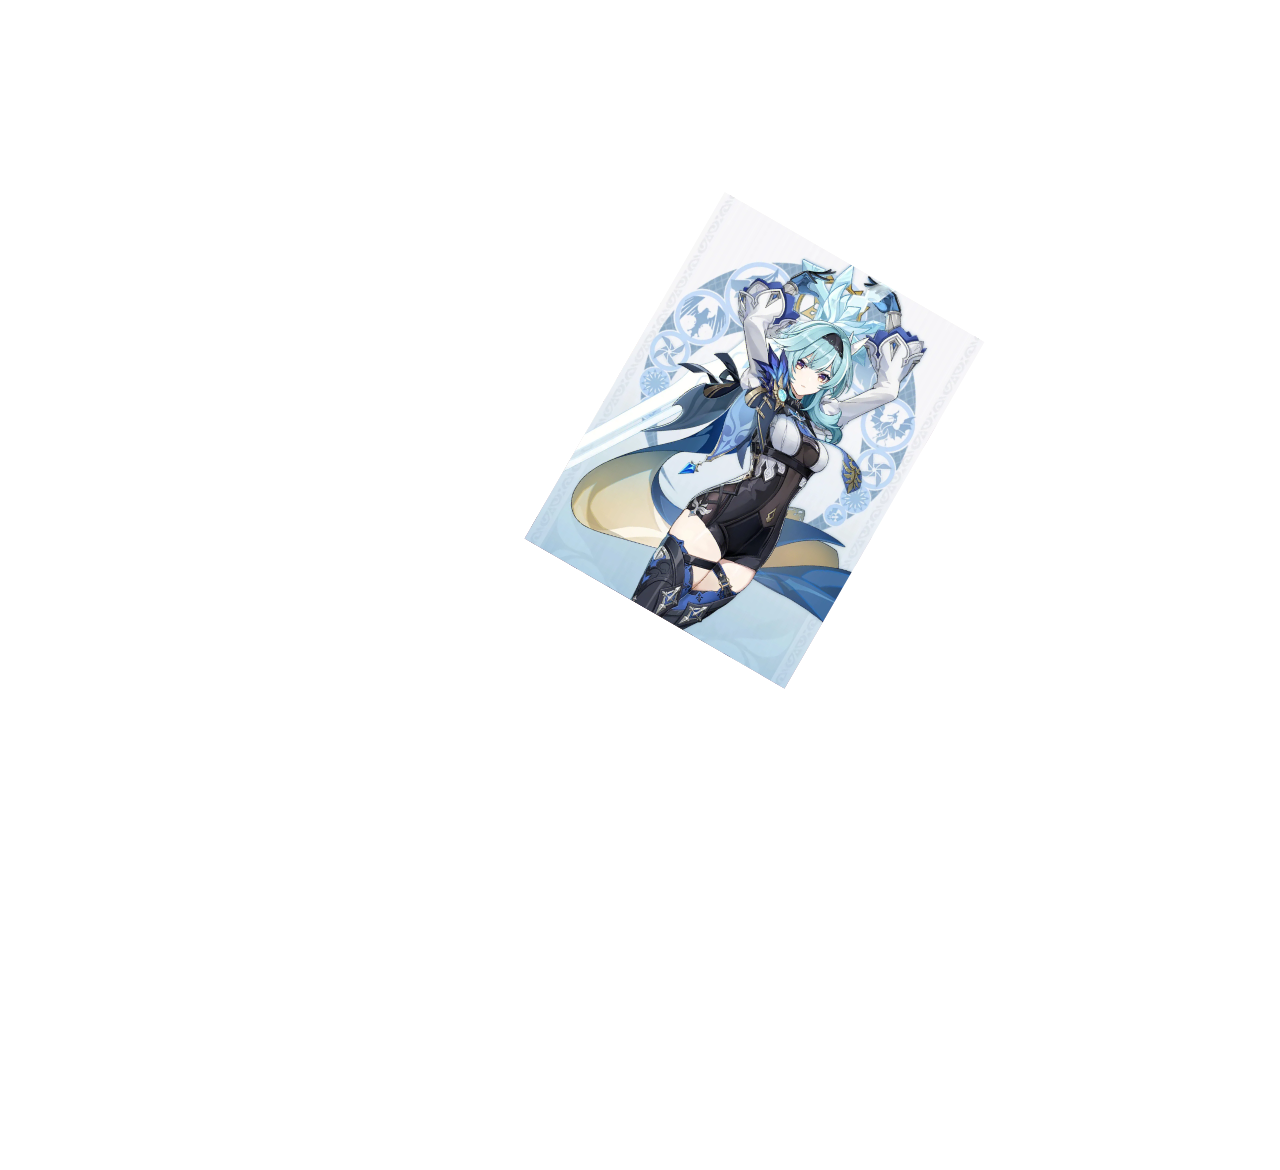
<file: day09任务清单大师/原神扑克牌特效/index.html>
<!DOCTYPE html>
<html lang="en">
  <head>
    <meta charset="UTF-8" />
    <meta name="viewport" content="width=device-width, initial-scale=1.0" />
    <title>Document</title>
    <!-- <style>
      img {
        width: 300px;
      }
    </style> -->
    <link rel="stylesheet" href="./index.css" />
  </head>
  <body>
    <div class="box">
      <img src="./imgs/1.webp" class="one" alt="" />
      <img src="./imgs/2.webp" class="two" alt="" />
      <img src="./imgs/3.webp" class="three" alt="" />
      <img src="./imgs/4.webp" class="four" alt="" />
    </div>
  </body>
</html>
</file>
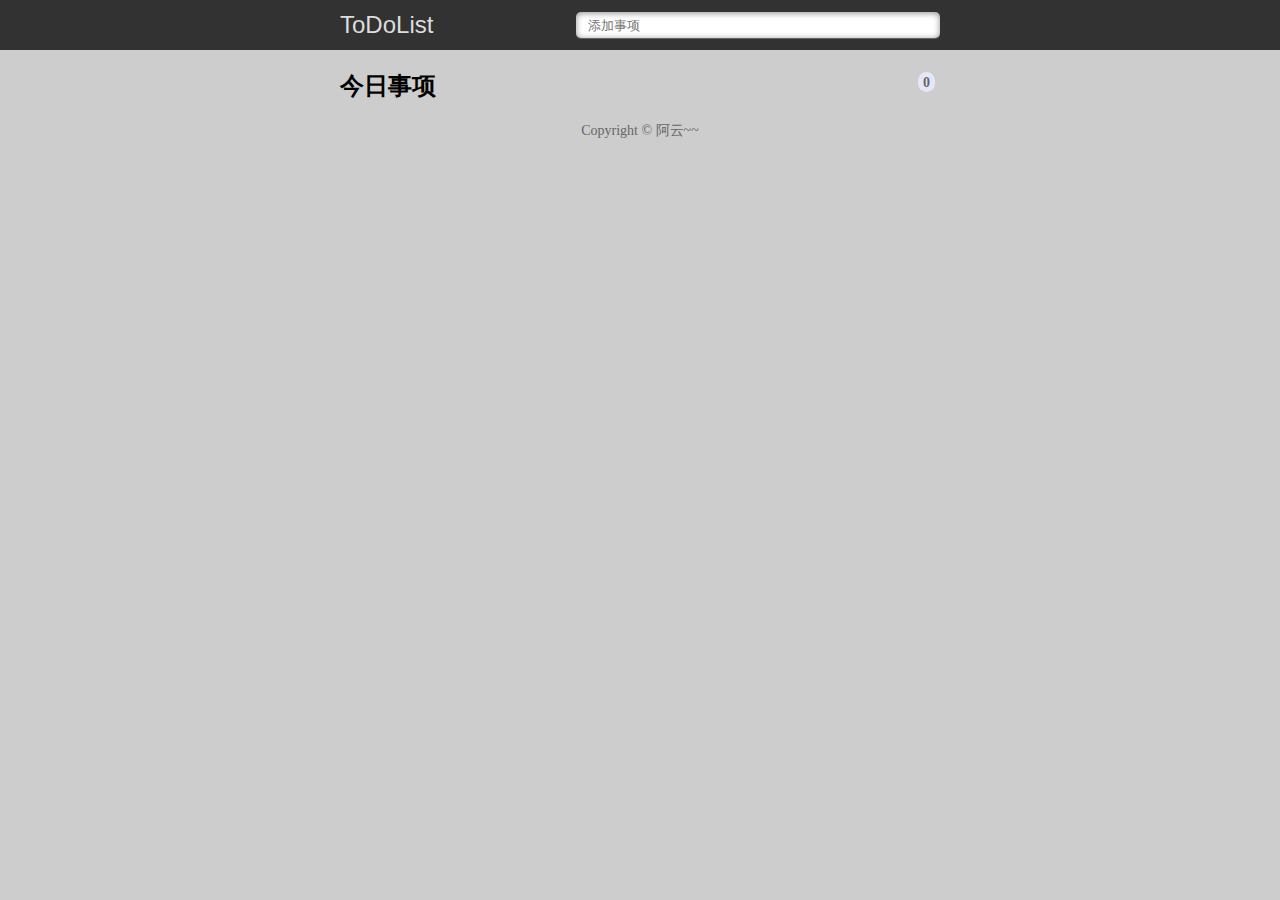
<file: day09任务清单大师/课堂任务清单列表/todolist.html>
﻿<!DOCTYPE html>
<html>
  <head>
    <meta http-equiv="Content-Type" content="text/html; charset=utf-8" />
    <meta
      name="viewport"
      content="width=device-width, initial-scale=1.0, maximum-scale=1.0, user-scalable=no"
    />
    <title>任务管理清单大师—让每项任务都井井有条</title>
    <link rel="stylesheet" href="css/index.css" />
    <link rel="shortcut icon" href="./damotouicon.ico" type="image/x-icon" />
    <style></style>
  </head>

  <body>
    <header>
      <section>
        <label for="title">ToDoList</label>
        <input
          type="text"
          id="title"
          name="title"
          placeholder="添加事项"
          required="required"
          autocomplete="off"
        />
      </section>
    </header>
    <section>
      <h2>今日事项 <span id="todocount">0</span></h2>
      <!-- 有序列表 -->
      <ol id="todolist" class="demo-box">
        <!-- <li>
          <p>1</p>
          <a href="javascript:;" onclick="delet(this)"></a>
        </li>
        <li>
          <p>2</p>
          <a href="javascript:;" onclick="delet(this)"></a>
        </li> -->
      </ol>
    </section>
    <footer>Copyright &copy; 阿云~~</footer>
    <script src="./todolist.js"></script>
  </body>
</html>
</file>
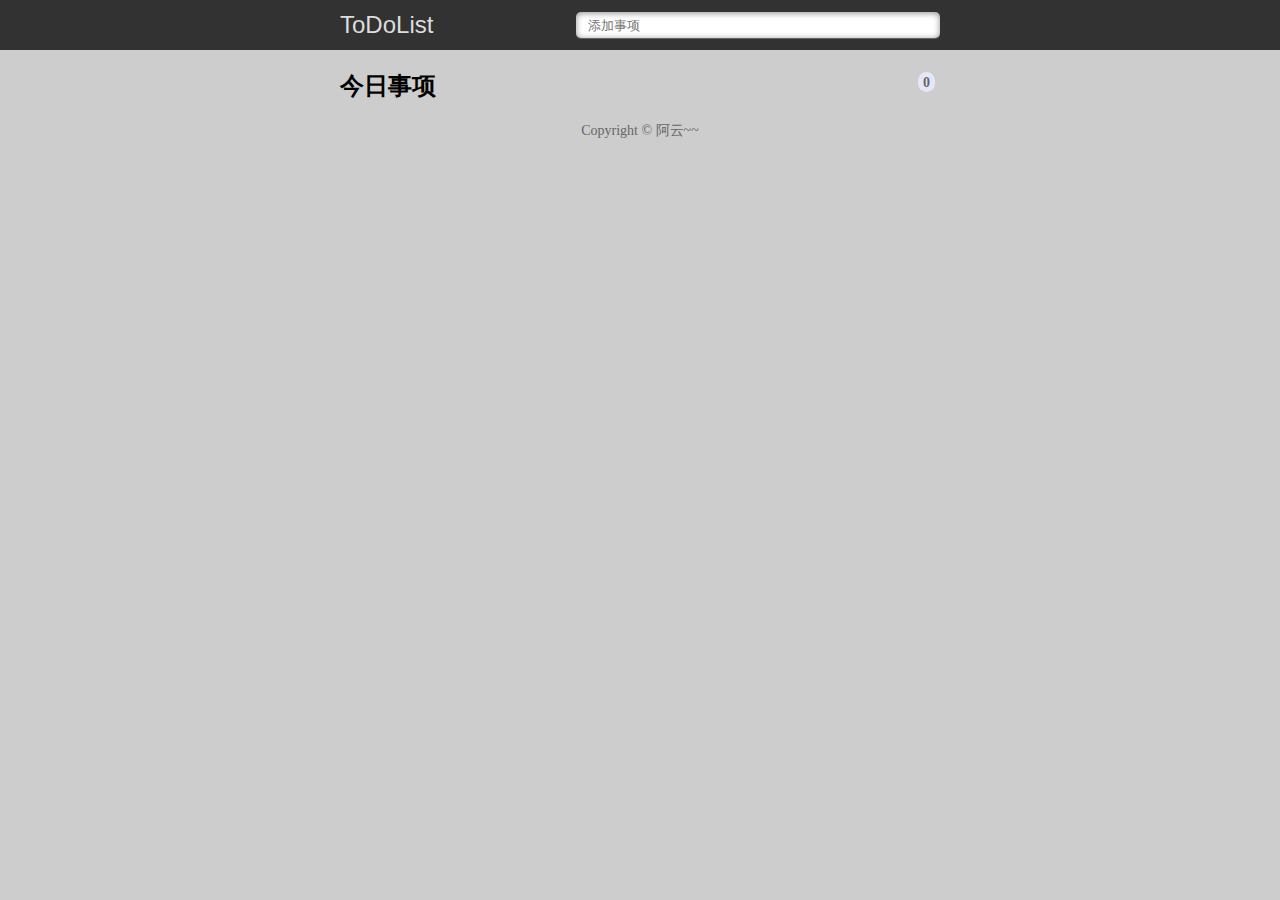
<file: day09任务清单大师/1.todolist任务清单管理大师/2.todolist任务清单管理大师/todolist.html>
﻿<!DOCTYPE html>
<html>
  <head>
    <meta http-equiv="Content-Type" content="text/html; charset=utf-8" />
    <meta
      name="viewport"
      content="width=device-width, initial-scale=1.0, maximum-scale=1.0, user-scalable=no"
    />
    <title>任务管理清单大师—让每项任务都井井有条</title>
    <link rel="stylesheet" href="css/index.css" />
    <link rel="shortcut icon" href="./damotouicon.ico" type="image/x-icon" />
    <style></style>
  </head>

  <body>
    <header>
      <section>
        <label for="title">ToDoList</label>
        <input
          type="text"
          id="title"
          name="title"
          placeholder="添加事项"
          required="required"
          autocomplete="off"
        />
      </section>
    </header>
    <section>
      <h2>今日事项 <span id="todocount">0</span></h2>
      <!-- 有序列表 -->
      <ol id="todolist" class="demo-box">
        <!-- <li>
          <p>1</p>
          <a href="javascript:;" onclick="delet(this)"></a>
        </li>
        <li>
          <p>2</p>
          <a href="javascript:;" onclick="delet(this)"></a>
        </li> -->
      </ol>
    </section>
    <footer>Copyright &copy; 阿云~~</footer>

    <script src="./todolist.js"></script>
  </body>
</html>
</file>
<file: day09任务清单大师/原神扑克牌特效/index.css>
.box {
  /* 相对定位 */
  position: relative;
  left: 50%;
  top: 500px;
  transform: rotate(30deg);
}

img {
  width: 300px;
  /* 绝对定位 */
  position: absolute;
  /* 旋转的中心点 */
  transform-origin: right bottom;
  /* 加上过渡 */
  transition: all 1s;
}

.box:hover .one {
  /* 鼠标悬停的时候样式发生更改，第一三四张发生角度的变化,而第二张保持不变 */
  transform: rotate(-30deg);
}
.box:hover .three {
  /* 鼠标悬停的时候样式发生更改，第一三四张发生角度的变化,而第二张保持不变 */
  transform: rotate(30deg);
}
.box:hover .four {
  /* 鼠标悬停的时候样式发生更改，第一三四张发生角度的变化,而第二张保持不变 */
  transform: rotate(60deg);
}
</file>
<file: day09任务清单大师/课堂任务清单列表/css/index.css>
body {
  margin: 0;
  padding: 0;
  font-size: 16px;
  background: #cdcdcd;
}

header {
  height: 50px;
  background: rgba(47, 47, 47, 0.98);
}

section {
  margin: 0 auto;
}

label {
  float: left;
  width: 100px;
  line-height: 50px;
  color: #ddd;
  font-size: 24px;
  cursor: pointer;
  font-family: "Helvetica Neue", Helvetica, Arial, sans-serif;
}

header input {
  float: right;
  width: 60%;
  height: 24px;
  margin-top: 12px;
  text-indent: 10px;
  border-radius: 5px;
  box-shadow: 0 1px 0 rgba(255, 255, 255, 0.24),
    0 1px 6px rgba(0, 0, 0, 0.45) inset;
  border: none;
}

input:focus {
  outline-width: 0;
}

h2 {
  position: relative;
}

span {
  position: absolute;
  top: 2px;
  right: 5px;
  display: inline-block;
  padding: 0 5px;
  height: 20px;
  border-radius: 20px;
  background: #e6e6fa;
  line-height: 22px;
  text-align: center;
  color: #666;
  font-size: 14px;
}

ol,
ul {
  padding: 0;
  list-style: none;
}

li input {
  position: absolute;
  top: 2px;
  left: 10px;
  width: 22px;
  height: 22px;
  cursor: pointer;
}

p {
  margin: 0;
  height: 100%;
  line-height: 45px;
}

li p input {
  top: 3px;
  left: 40px;
  width: 70%;
  height: 20px;
  line-height: 14px;
  text-indent: 5px;
  font-size: 14px;
}

li {
  height: 45px;
  min-height: 32px;
  line-height: 32px;
  background: #fff;
  margin-bottom: 10px;
  padding: 0 20px;
  border-radius: 5px;
  border-left: 5px solid #629a9c;
  box-shadow: 0 1px 2px rgba(0, 0, 0, 0.07);
  position: relative;
  top: 0;
  transition: all 0.3s;
}
li:hover {
  box-shadow: 0 15px 30px rgba(0, 0, 0, 0.1);
  top: -2px;
}
ol li {
  cursor: pointer;
}

ul li {
  border-left: 5px solid #999;
  opacity: 0.5;
}

li a {
  position: absolute;
  top: 10px;
  right: 5px;
  display: inline-block;
  width: 14px;
  height: 12px;
  border-radius: 14px;
  border: 6px double #fff;
  background: #ccc;
  line-height: 14px;
  text-align: center;
  color: #fff;
  font-weight: bold;
  font-size: 14px;
  cursor: pointer;
}

footer {
  color: #666;
  font-size: 14px;
  text-align: center;
}

footer a {
  color: #666;
  text-decoration: none;
  color: #999;
}

@media screen and (max-device-width: 620px) {
  section {
    width: 96%;
    padding: 0 2%;
  }
}

@media screen and (min-width: 620px) {
  section {
    width: 600px;
    padding: 0 10px;
  }
}

/* 添加一些样式以支持编辑状态 */
.edit-mode {
  width: 80%;
  display: none;
  border: none;
  /* margin-top: -px; */
  color: #2b2b2b;
  height: 90%;
}
.editing p {
  display: none;
}
.editing input {
  display: block;
}

a:hover {
  background-color: #666;
}
</file>
<file: day09任务清单大师/1.todolist任务清单管理大师/2.todolist任务清单管理大师/css/index.css>
body {
  margin: 0;
  padding: 0;
  font-size: 16px;
  background: #cdcdcd;
}

header {
  height: 50px;
  background: rgba(47, 47, 47, 0.98);
}

section {
  margin: 0 auto;
}

label {
  float: left;
  width: 100px;
  line-height: 50px;
  color: #ddd;
  font-size: 24px;
  cursor: pointer;
  font-family: "Helvetica Neue", Helvetica, Arial, sans-serif;
}

header input {
  float: right;
  width: 60%;
  height: 24px;
  margin-top: 12px;
  text-indent: 10px;
  border-radius: 5px;
  box-shadow: 0 1px 0 rgba(255, 255, 255, 0.24),
    0 1px 6px rgba(0, 0, 0, 0.45) inset;
  border: none;
}

input:focus {
  outline-width: 0;
}

h2 {
  position: relative;
}

span {
  position: absolute;
  top: 2px;
  right: 5px;
  display: inline-block;
  padding: 0 5px;
  height: 20px;
  border-radius: 20px;
  background: #e6e6fa;
  line-height: 22px;
  text-align: center;
  color: #666;
  font-size: 14px;
}

ol,
ul {
  padding: 0;
  list-style: none;
}

li input {
  position: absolute;
  top: 2px;
  left: 10px;
  width: 22px;
  height: 22px;
  cursor: pointer;
}

p {
  margin: 0;
  height: 100%;
  line-height: 45px;
}

li p input {
  top: 3px;
  left: 40px;
  width: 70%;
  height: 20px;
  line-height: 14px;
  text-indent: 5px;
  font-size: 14px;
}

li {
  height: 45px;
  min-height: 32px;
  line-height: 32px;
  background: #fff;
  margin-bottom: 10px;
  padding: 0 20px;
  border-radius: 5px;
  border-left: 5px solid #629a9c;
  box-shadow: 0 1px 2px rgba(0, 0, 0, 0.07);
  position: relative;
  top: 0;
  transition: all 0.3s;
}
li:hover {
  box-shadow: 0 15px 30px rgba(0, 0, 0, 0.1);
  top: -2px;
}
ol li {
  cursor: pointer;
}

ul li {
  border-left: 5px solid #999;
  opacity: 0.5;
}

li a {
  position: absolute;
  top: 10px;
  right: 5px;
  display: inline-block;
  width: 14px;
  height: 12px;
  border-radius: 14px;
  border: 6px double #fff;
  background: #ccc;
  line-height: 14px;
  text-align: center;
  color: #fff;
  font-weight: bold;
  font-size: 14px;
  cursor: pointer;
}

footer {
  color: #666;
  font-size: 14px;
  text-align: center;
}

footer a {
  color: #666;
  text-decoration: none;
  color: #999;
}

@media screen and (max-device-width: 620px) {
  section {
    width: 96%;
    padding: 0 2%;
  }
}

@media screen and (min-width: 620px) {
  section {
    width: 600px;
    padding: 0 10px;
  }
}

/* 添加一些样式以支持编辑状态 */
.edit-mode {
  width: 80%;
  display: none;
  border: none;
  /* margin-top: -px; */
  color: #2b2b2b;
  height: 90%;
}
.editing p {
  display: none;
}
.editing input {
  display: block;
}

a:hover {
  background-color: #666;
}
</file>
